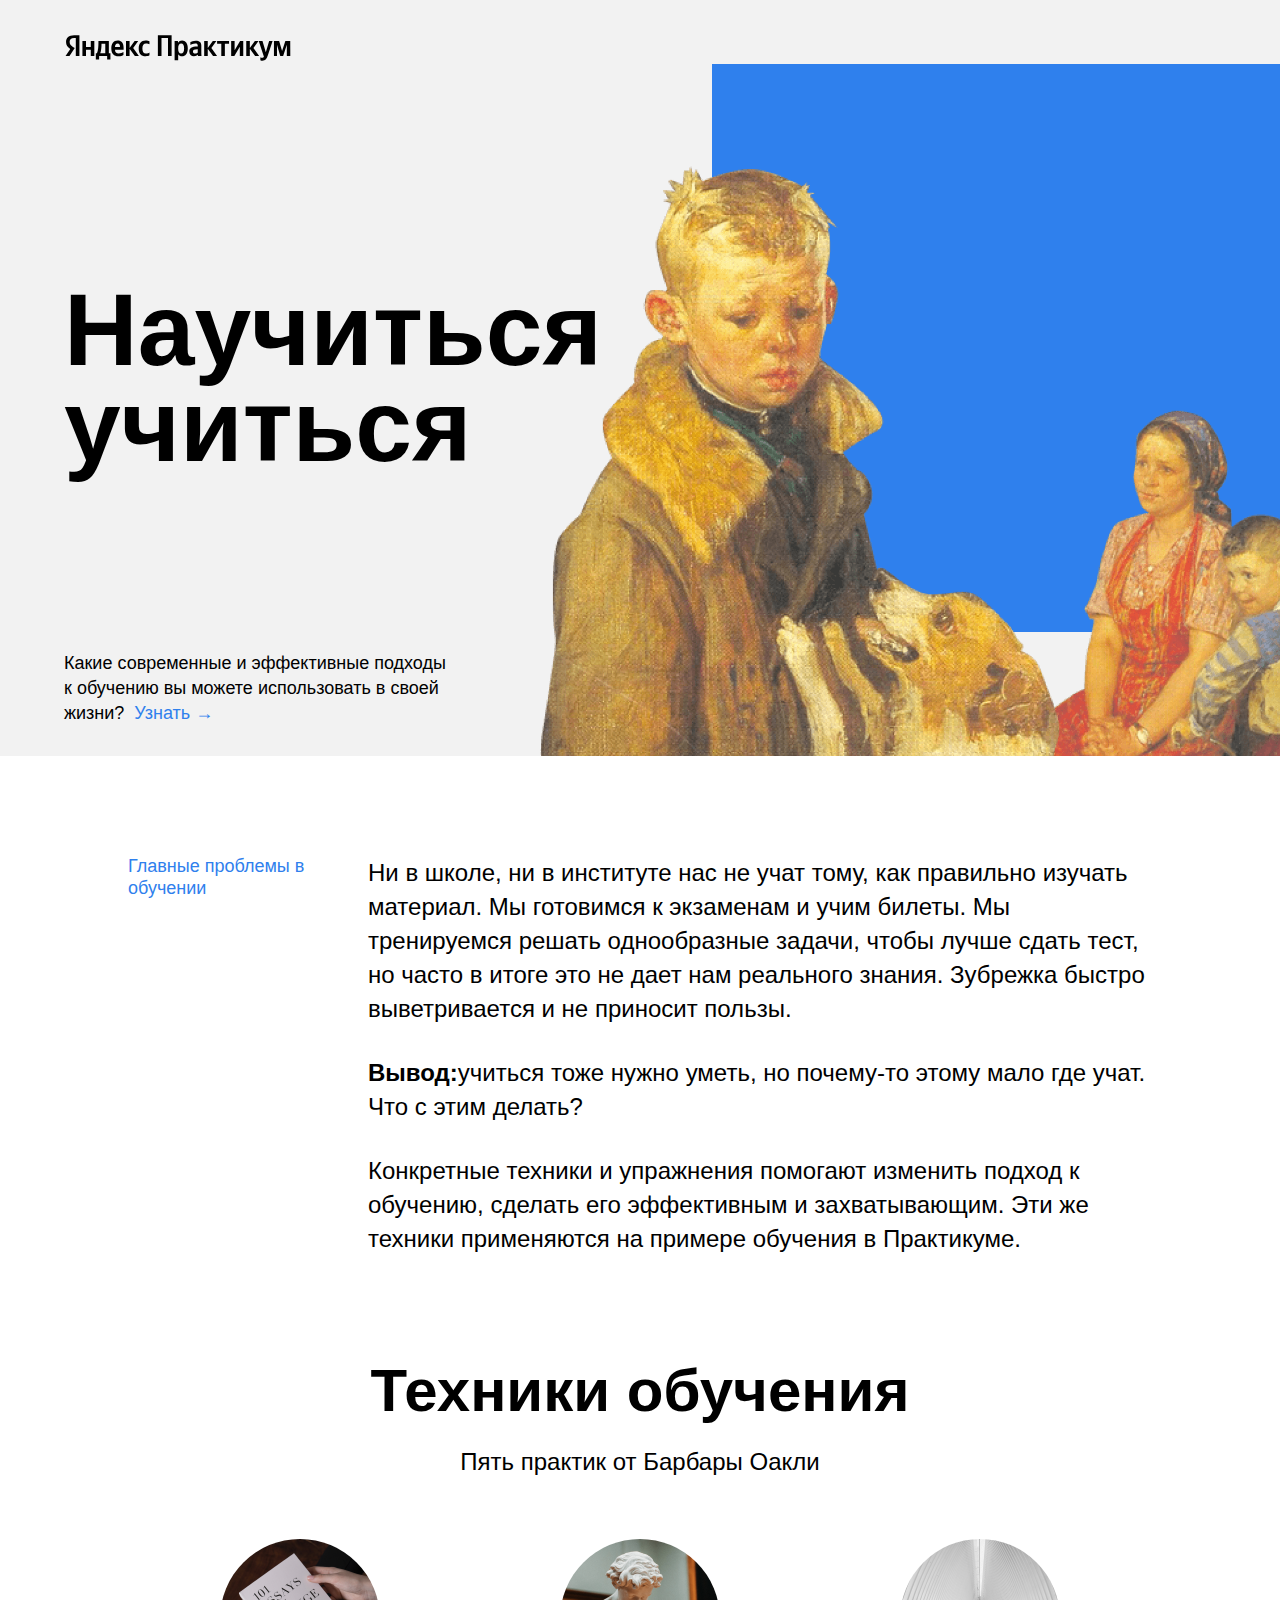
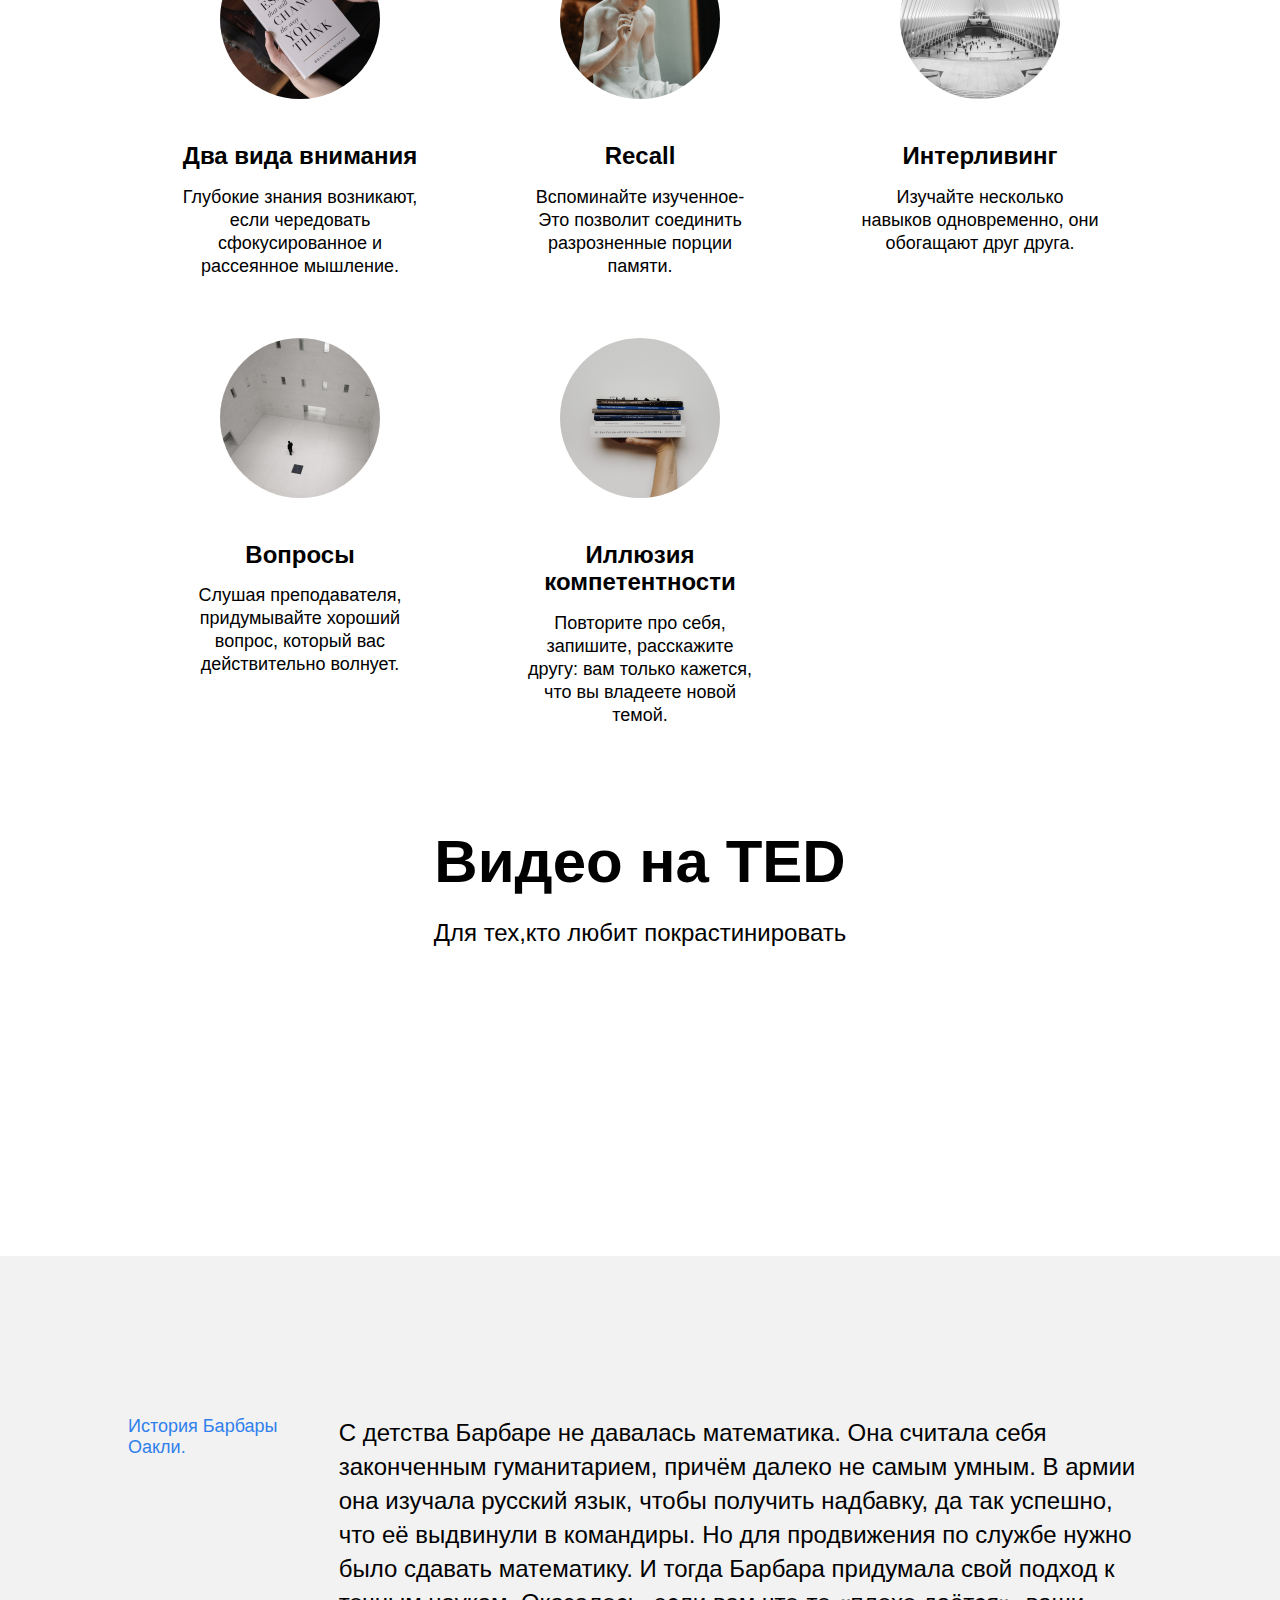
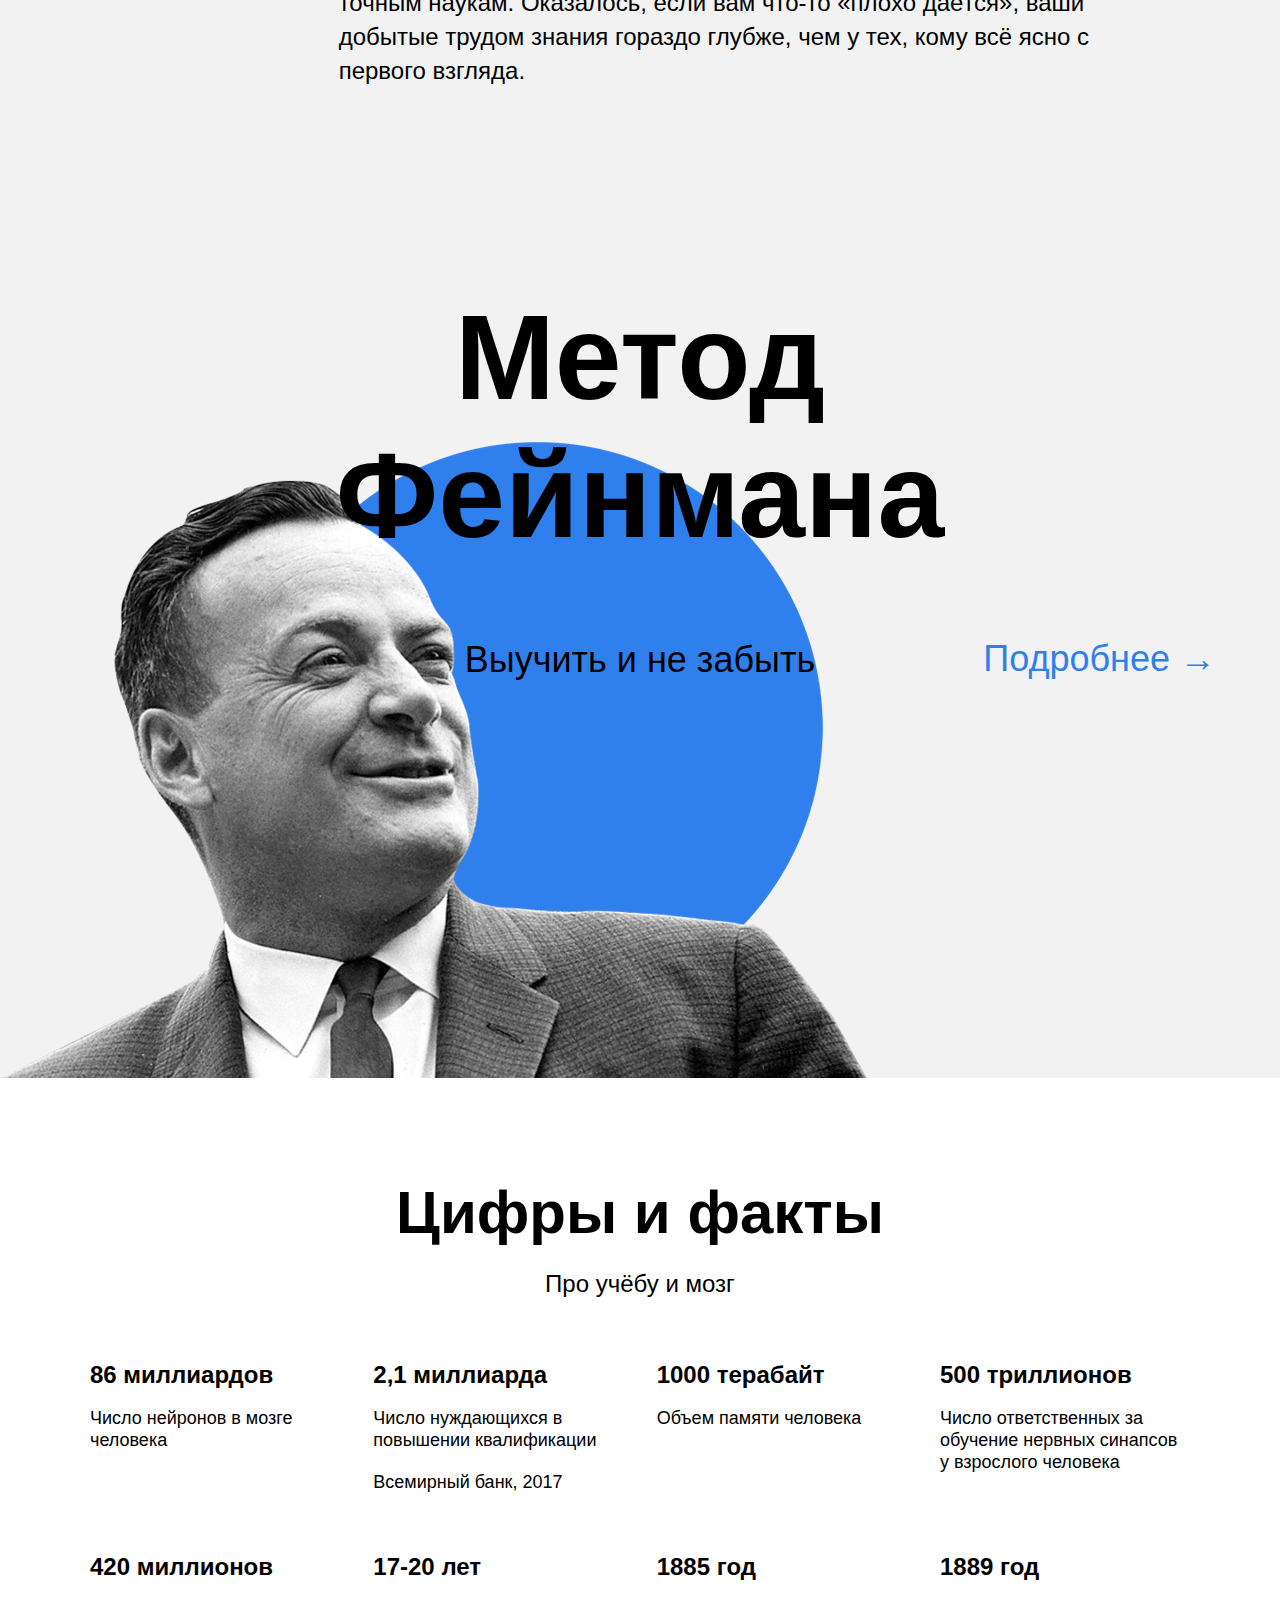
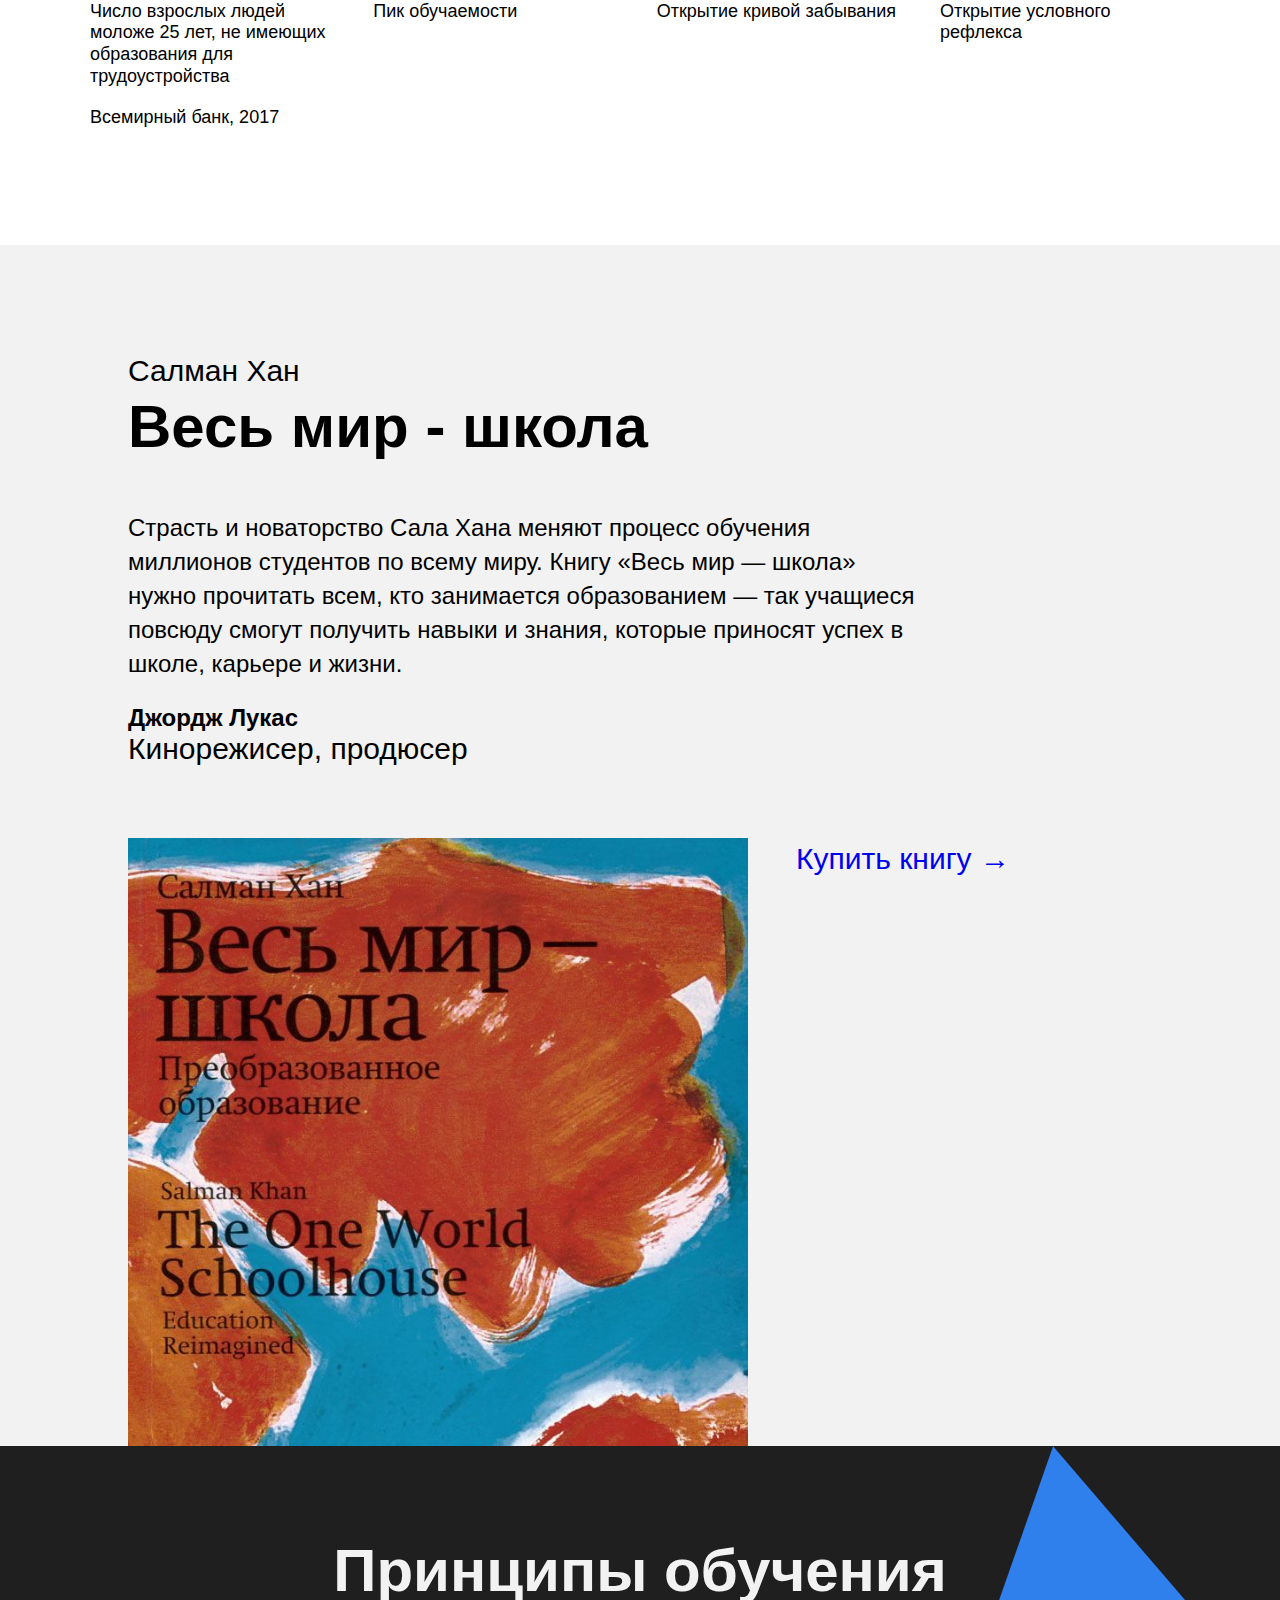
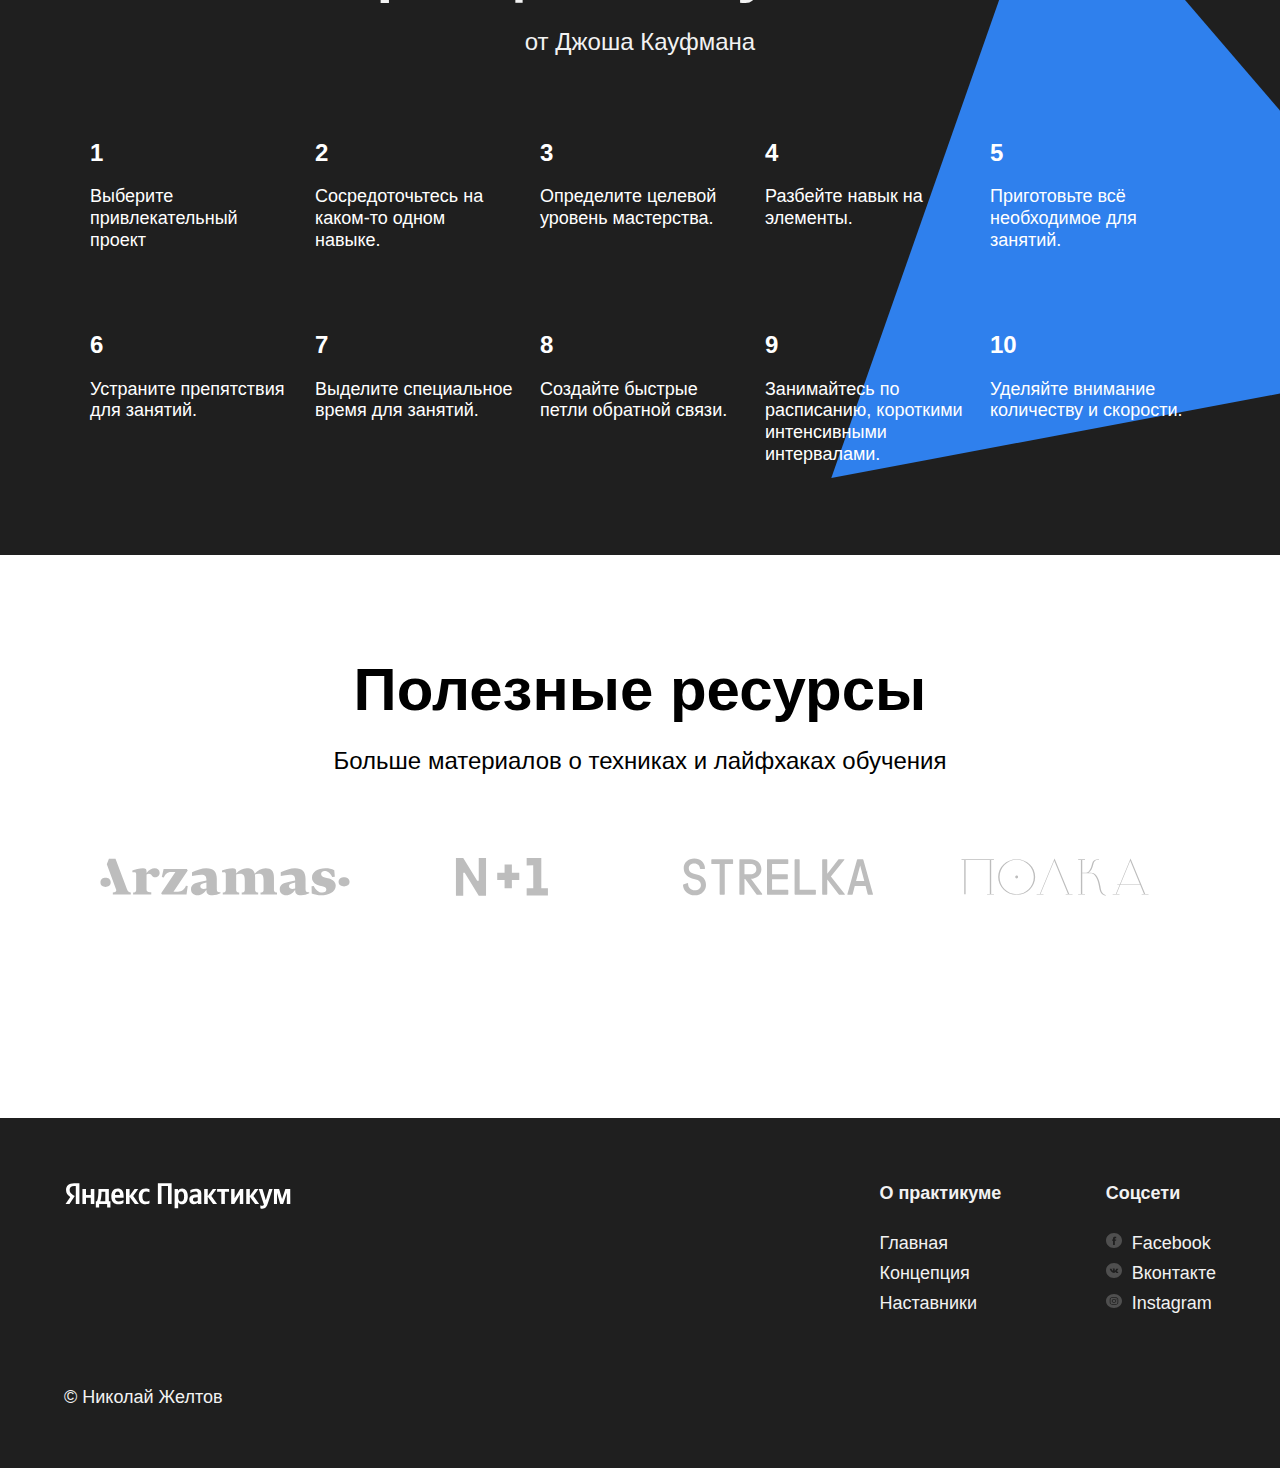
<file: index.html>
<!DOCTYPE html>
<html lang="ru">

<head>
  <meta charset="UTF-8">
  <title>Научиться учиться</title>

  <link rel="stylesheet" href="./styles/index.css">
</head>

<body>
  <div class="page">

    <header class="header">

      <img src="./images/logo_place_header.svg" alt="Яндекс практикум лого" class="logo logo_place_header">
      <h1 class="header__title">Научиться учиться</h1>
      <p class="header__subtitle">Какие современные и эффективные подходы к обучению вы можете использовать в своей
        жизни?
        <a class="header__link link" href="#" target="_blank">Узнать &rarr;</a>
      </p>
      <div class="header__square-pic rotation"></div>
      <img src="./images/two_again.png" alt="Опять двойка" class="header__main-illustration">

    </header>

    <main class="content">

      <section class="description">
        <article class="two-columns">
          <h2 class="two-columns__brief">Главные проблемы в обучении</h2>

          <div class="two-columns__main-text ">
            <p class="two-columns__paragraph">Ни в школе, ни в институте нас не учат тому, как правильно изучать
              материал. Мы готовимся к экзаменам и
              учим билеты. Мы тренируемся решать однообразные задачи, чтобы лучше сдать тест, но часто в итоге это не
              дает нам реального знания. Зубрежка быстро выветривается и не приносит пользы.</p>
            <p class="two-columns__paragraph">
              <span class="two-columns__span-accent">Вывод:</span>учиться тоже нужно уметь, но почему-то этому мало где
              учат. Что с этим делать?
            </p>
            <p class="two-columns__paragraph">Конкретные техники и упражнения помогают изменить подход к обучению,
              сделать его эффективным и
              захватывающим. Эти же техники применяются на примере обучения в Практикуме.</p>
          </div>
        </article>
      </section>

      <section class="techniques">
        <h2 class="section-title">Техники обучения</h2>
        <p class="section-subtitle">Пять практик от Барбары Оакли</p>
        <ul class="cards">
          <li class="cards__item">
            <img src="./images_sprint-2/cards-attention.png" alt="Картинка.Внимание" class="cards__image">
            <h3 class="cards__title">Два вида внимания</h3>
            <p class="cards__description">Глубокие знания возникают, если чередовать сфокусированное и рассеянное
              мышление.</p>
          </li>
          <li class="cards__item">
            <img src="./images_sprint-2/cards-recall.png" alt="Картинка.реколл" class="cards__image">
            <h3 class="cards__title">Recall</h3>
            <p class="cards__description">Вспоминайте изученное- Это позволит соединить разрозненные порции памяти.</p>
          </li>
          <li class="cards__item">
            <img src="./images_sprint-2/cards-interliving.png" alt="Картинка.Интерливинг" class="cards__image">
            <h3 class="cards__title">Интерливинг</h3>
            <p class="cards__description">Изучайте несколько навыков одновременно, они обогащают друг друга.</p>
          </li>
          <li class="cards__item">
            <img src="./images_sprint-2/cards-question.png" alt="Картинка.Вопросы" class="cards__image">
            <h3 class="cards__title">Вопросы</h3>
            <p class="cards__description">Слушая преподавателя, придумывайте хороший вопрос, который вас действительно
              волнует.</p>
          </li>
          <li class="cards__item">
            <img src="./images_sprint-2/cards-competence.png" alt="Картинка.компетентность" class="cards__image">
            <h3 class="cards__title">Иллюзия компетентности</h3>
            <p class="cards__description">Повторите про себя, запишите, расскажите другу: вам только кажется, что вы
              владеете новой темой.</p>

          </li>
        </ul>

      </section>
      <section class="video">
        <h2 class="section-title">Видео на TED</h2>
        <p class="section-subtitle">Для тех,кто любит покрастинировать</p>
        <div class="video__iframes">
          <iframe  src="https://www.youtube.com/embed/0u3bccaRmmg" allowfullscreen
            class="video__iframe">
          </iframe>
          <iframe  src="https://www.youtube.com/embed/J_89IMS5gJQ" allowfullscreen
            class="video__iframe">
          </iframe>
        </div>

      </section>
      <section class="oakley">
        <article class="two-columns">
          <h2 class="two-columns__brief">История Барбары Оакли.</h2>

          <div class="two-columns__main-text ">
            <p class="two-columns__paragraph">С детства Барбаре не давалась математика. Она считала себя законченным
              гуманитарием, причём далеко не самым умным. В армии она изучала русский язык, чтобы получить надбавку, да
              так успешно, что её выдвинули в командиры. Но для продвижения по службе нужно было сдавать математику. И
              тогда Барбара придумала свой подход к точным наукам. Оказалось, если вам что-то «плохо даётся», ваши
              добытые трудом знания гораздо глубже, чем у тех, кому всё ясно с первого взгляда.</p>

          </div>
        </article>

      </section>

      <section class="feynman">
        <h2 class="feynman__title">Метод Фейнмана</h2>
        <p class="feynman__subtitle">Выучить и не забыть</p>
        <a class="feynman__link link" href="#" target="_blank">Подробнее &rarr;</a>

        <img src="./images/feynman.png" class="feynman__picture" alt="Изображение Фейнмана">

      </section>

      <section class="digits">
        <h2 class="section-title">Цифры и факты</h2>
        <p class="section-subtitle">Про учёбу и мозг</p>

        <ul class="table">
          <li class="table__cell">
            <h3 class="table__heading">86 миллиардов</h3>
            <p class="table__text">Число нейронов в мозге человека</p>
          </li>
          <li class="table__cell">
            <h3 class="table__heading">2,1 миллиарда</h3>
            <p class="table__text">Число нуждающихся в повышении квалификации</p>
            <p class="table__text">Всемирный банк, 2017</p>
          </li>
          <li class="table__cell">
            <h3 class="table__heading">1000 терабайт</h3>
            <p class="table__text">Объем памяти человека</p>
          </li>
          <li class="table__cell">
            <h3 class="table__heading">500 триллионов</h3>
            <p class="table__text">Число ответственных за обучение нервных синапсов у взрослого человека</p>
          </li>
          <li class="table__cell">
            <h3 class="table__heading">420 миллионов</h3>
            <p class="table__text">Число взрослых людей моложе 25 лет, не имеющих образования для
              трудоустройства</p>
            <p class="table__text">Всемирный банк, 2017</p>
          </li>
          <li class="table__cell">
            <h3 class="table__heading">17-20 лет</h3>
            <p class="table__text">Пик обучаемости</p>
          </li>
          <li class="table__cell">
            <h3 class="table__heading">1885 год</h3>
            <p class="table__text">Открытие кривой забывания</p>
          </li>
          <li class="table__cell">
            <h3 class="table__heading">1889 год</h3>
            <p class="table__text">Открытие условного рефлекса</p>
          </li>
        </ul>
      </section>
      <section class="khan">


        <div class="khan__container">
          <p class="khan__author">Салман Хан</p>
          <h2 class="khan__title">Весь мир - школа</h2>
          <p class="khan__quote">Страсть и новаторство Сала Хана меняют процесс обучения миллионов студентов по всему
            миру.
            Книгу «Весь мир — школа» нужно прочитать всем, кто занимается образованием — так учащиеся повсюду смогут
            получить навыки и знания, которые приносят успех в школе, карьере и жизни.
          </p>
          <p class="khan__quote-author">Джордж Лукас</p>
          <p class="khan__quote-author-subline">Кинорежисер, продюсер</p>
          <div class="khan__book-container">
            <img src="./images_sprint-2/khan-book.jpg" alt="книга" class="khan__book-pic">
            <a href="#" class="khan__buy-link link">Купить книгу &rarr;</a>
          </div>

        </div>




      </section>

      <section class="kaufman">


        <h2 class="section-title section-title_theme_dark">Принципы обучения</h2>
        <p class="section-subtitle section-subtitle_theme_dark">от Джоша Кауфмана</p>

        <div class="kaufman__triangle rotation">
        </div>
        <div class="table table_theme_dark">
          <div class="table__cell table__cell_theme_dark">
            <h3 class="table__heading table__heading_theme_dark">1</h3>
            <p class="table__text table__text_theme_dark">Выберите привлекательный проект</p>
          </div>
          <div class="table__cell table__cell_theme_dark">
            <h3 class="table__heading table__heading_theme_dark">2</h3>
            <p class="table__text table__text_theme_dark">Сосредоточьтесь на каком-то одном навыке.</p>
          </div>
          <div class="table__cell table__cell_theme_dark">
            <h3 class="table__heading table__heading_theme_dark">3</h3>
            <p class="table__text table__text_theme_dark">Определите целевой уровень мастерства.</p>
          </div>
          <div class="table__cell table__cell_theme_dark">
            <h3 class="table__heading table__heading_theme_dark">4</h3>
            <p class="table__text table__text_theme_dark">Разбейте навык на элементы.</p>
          </div>
          <div class="table__cell table__cell_theme_dark">
            <h3 class="table__heading table__heading_theme_dark">5</h3>
            <p class="table__text table__text_theme_dark">Приготовьте всё необходимое для занятий.</p>
          </div>
          <div class="table__cell table__cell_theme_dark">
            <h3 class="table__heading table__heading_theme_dark">6</h3>
            <p class="table__text table__text_theme_dark">Устраните препятствия для занятий.</p>
          </div>
          <div class="table__cell table__cell_theme_dark">
            <h3 class="table__heading table__heading_theme_dark">7</h3>
            <p class="table__text table__text_theme_dark">Выделите специальное время для занятий.</p>
          </div>
          <div class="table__cell table__cell_theme_dark">
            <h3 class="table__heading table__heading_theme_dark">8</h3>
            <p class="table__text table__text_theme_dark">Создайте быстрые петли обратной связи.</p>
          </div>
          <div class="table__cell table__cell_theme_dark">
            <h3 class="table__heading table__heading_theme_dark">9</h3>
            <p class="table__text table__text_theme_dark">Занимайтесь по расписанию, короткими интенсивными интервалами.
            </p>
          </div>
          <div class="table__cell table__cell_theme_dark">
            <h3 class="table__heading table__heading_theme_dark">10</h3>
            <p class="table__text table__text_theme_dark">Уделяйте внимание количеству и скорости.</p>
          </div>
        </div>
      </section>
      <section class="resources">
        <h2 class="section-title">Полезные ресурсы</h2>
        <p class="section-subtitle">Больше материалов о техниках и лайфхаках обучения</p>
        <div class="resources__logo-zone">
          <a class="resources__link link" href="#"><img src="./images_sprint-2/logo/resources-arzamas.svg" alt="арзамас"
              class="resources__logo"></a>
          <a class="resources__link link" href="#"><img src="./images_sprint-2/logo/resources-n1.svg" alt="Н+1"
              class="resources__logo"></a>
          <a class="resources__link link" href="#"><img src="images_sprint-2/logo/resources-strelka.svg" alt="стрелка"
              class="resources__logo"></a>
          <a class="resources__link link" href="#"><img src="./images_sprint-2/logo/resources-polka.svg" alt="полька"
              class="resources__logo"></a>
        </div>


      </section>
    </main>

    <footer class="footer">
      <div class="footer__columns">
        <div class="footer__column footer__column_content_copyright">
          <img src="./images/logo_place_footer.svg" alt="Яндекс практикум лого" class="logo logo_place_footer">
          <p class="footer__author">&copy; Николай Желтов</p>
        </div>
        <div class="footer__column footer__column_content_info">
          <h3 class="footer__column-heading">О практикуме</h3>
          <nav class="footer__column-links">
            <a class="footer__column-link link" href="#">Главная</a>
            <a class="footer__column-link link" href="#">Концепция</a>
            <a class="footer__column-link link" href="#">Наставники</a>
          </nav>
        </div>
        <div class="footer__column footer__column_content_social">
          <h3 class="footer__column-heading">Соцсети</h3>
          <nav class="footer__column-links">
            <a href="#" target="_blank" class=" footer__column-link link"><img src="./images/facebook_color_white.svg"
                class="footer__social-icon" alt="Фейсбук иконка">Facebook</a>
            <a href="#" target="_blank" class=" footer__column-link link"><img src="./images/vk_color_white.svg"
                class="footer__social-icon" alt="Вконтакте иконка">Вконтакте</a>
            <a href="#" target="_blank" class=" footer__column-link link"><img src="./images/instagram_color_white.svg"
                class="footer__social-icon" alt="Инстаграмм иконка">Instagram</a>
          </nav>
        </div>
      </div>
    </footer>
  </div>
</body>

</html>
</file>
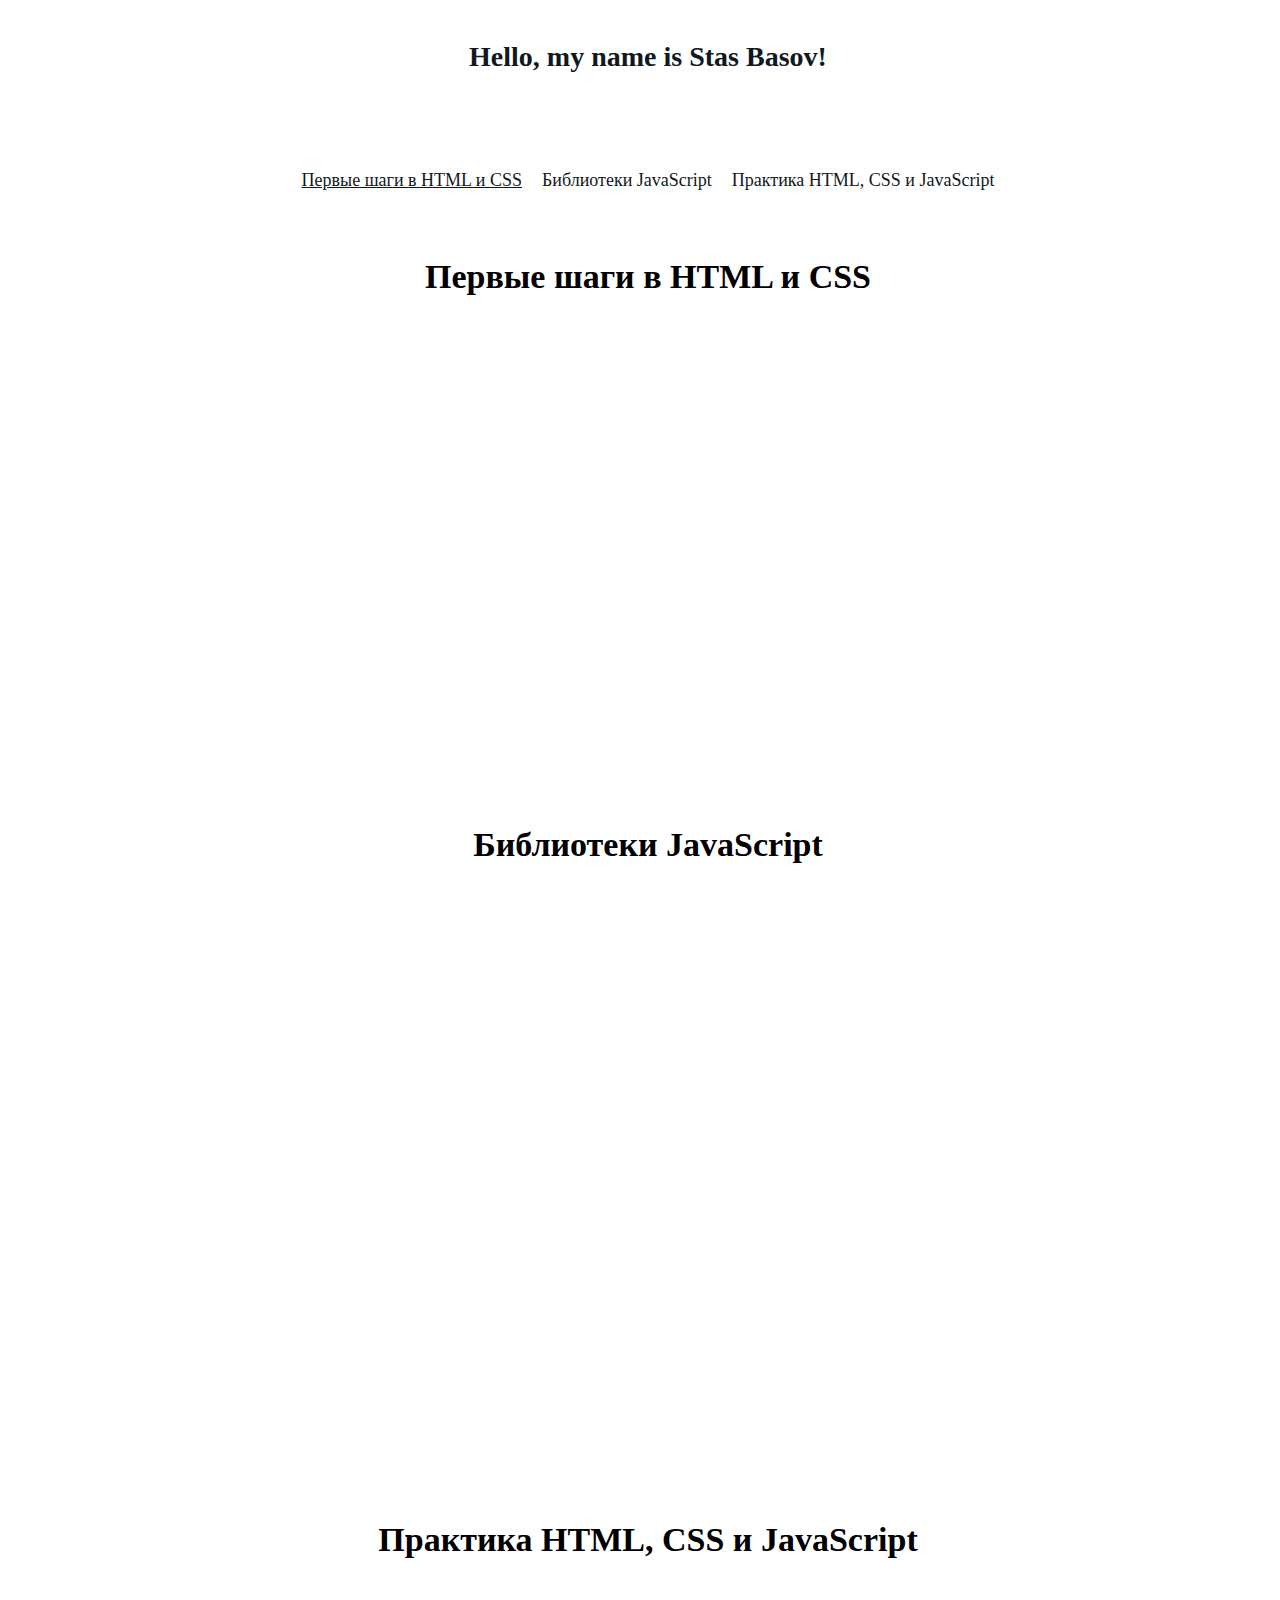
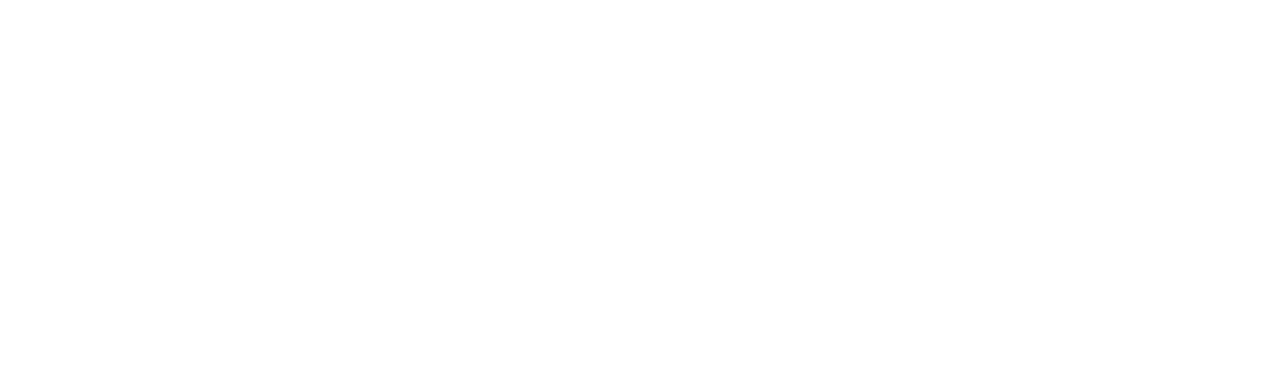
<file: git 2.html>
<!DOCTYPE html>
<html lang="ru">
<head>
  <meta charset="UTF-8">
  <link rel="stylesheet" href="https://code.s3.yandex.net/web-code/normalize.css">
  <link rel="stylesheet" href="style.css">
  <title>Портфолио</title>
  <meta name="viewport" content="width=device-width, initial-scale=1">
  <meta name="description" content="портфолио Стас Басов на Яндекс Практикуме">
  <meta name="keywords" content="html, css, javascript">
  <meta name="author" content="Стас Басов">
</head>
<body class="page">
  <header class="header centered-block">
    <h1 class="centered-block"><a href="#" class="header__link" lang="en">Stas Basov</a></h1>
  </header>
  <nav class="menu centered-block page__menu">
    <a href="#beginner" class="menu__link menu__link_active">Первые шаги в HTML и CSS</a>
    <a href="#frameworks" class="menu__link">Библиотеки JavaScript</a>
    <a href="#practice" class="menu__link">Практика HTML, CSS и JavaScript</a>
  </nav>
  <main class="content centered-block">
    <section id="beginner">
      <h2 class="content__title">Первые шаги в HTML и CSS</h2>
      <ul class="flex-row list flex-row_space_bottom">
        <li class="project project_name_music-album project_width_l project_height_l">
          <a href="#" class="project__overlay">Обложка музыкального альбома</a>
        </li>
        <li class="project project_name_design-principles project_width_l project_height_l">
          <a href="#" class="project__overlay">Посадочная страница</a>
        </li>
      </ul>
    </section>
    <section id="frameworks">
      <h2 class="content__title">Библиотеки JavaScript</h2>
      <div class="flex-row flex-row_reversed flex-row_space_bottom">
        <div class="flex-column flex-column_reversed">
          <div class="project project_width_l project_height_s">
            <video class="project__video" src="https://code.s3.yandex.net/web-code/like.mp4" autoplay muted loop></video>
          </div>
          <ul class="flex-row list">
            <li class="project project_name_slider project_width_m project_height_m">
              <a href="#" class="project__overlay">Слайдер</a>
            </li>
            <li class="project project_name_reactive project_width_m project_height_m">
              <a href="#" class="project__overlay">React, Vue, Angular</a>
            </li>
          </ul>
        </div>
        <div class="project project_width_l project_height_xl">
          <video class="project__video" src="https://code.s3.yandex.net/web-code/procrastinate.mov" autoplay muted loop></video>
        </div>
      </div>
    </section>
    <section id="practice">
      <h2 class="content__title">Практика HTML, CSS и JavaScript</h2>
      <ul class="flex-row list">
        <li class="project project_name_how-to-study project_width_m project_height_m">
          <a href="#" class="project__overlay">CSS-анимации</a>
        </li>
        <li class="project project_name_across-russia project_width_l project_height_m">
          <a href="#" class="project__overlay">Адаптивная вёрстка</a>
        </li>
        <li class="project project_name_mesto project_width_m project_height_m">
          <a href="#" class="project__overlay">Приложение на JavaScript</a>
        </li>
      </ul>
    </section>
  </main>
  <footer class="footer centered-block">
    <div class="footer__logo"></div>
  </footer>
</body>
</html>
</file>
<file: style.css>
.page {
  font-family: 'Cormorant Garamond';
}

.page__menu {
  margin: 40px auto;
}

.list {
  list-style: none;
  padding: 0;
  margin: 0;
}

.centered-block {
  margin: auto;
}

.header {
  height: 95px;
  display: flex;
  max-width: 1330px;
	min-width: 1280px;
}

.header__link {
  font-size: 28px;
  text-decoration: none;
  color: #10191E;
}

.header__link::after {
  content: "!";
}

.header__link[lang="ru"]::before {
  content: 'Привет, меня зовут ';
}

.header__link[lang="en"]::before {
  content: 'Hello, my name is ';
}

.header__link[lang="fr"]::before {
  content: 'Bonjour, je suis ';
}

.menu {
  display: flex;
  justify-content: center;
  min-height: 75px;
  align-items: center;
  flex-wrap: wrap;
  max-width: 1330px;
	min-width: 1280px;
	margin: 40px auto;
}

.menu__link {
  font-size: 18px;
  text-decoration: none;
  color: #10191E;
  margin-right: 20px;
}

.menu__link:last-of-type {
  margin-right: 0;
}

.menu__link_active {
  text-decoration: underline;
}

.content {
	max-width: 1330px;
	min-width: 1280px;
}

.content__title {
  font-size: 34px;
  margin: 0 0 40px;
  text-align: center;
}

.flex-row {
  display: flex;
  justify-content: space-between;
  flex-wrap: wrap;
}

.flex-row_reversed {
  flex-direction: row-reverse;
}

.flex-row_space_bottom {
  margin-bottom: 60px;
}

.flex-column {
  display: flex;
  justify-content: space-between;
}

.flex-column_reversed {
  flex-direction: column-reverse;
}

.project {
  background-position: center;
  background-size: cover;
}

.project_width_l {
  width: 636px;
}

.project_width_m {
  width: 306px;
}

.project_height_xl {
  height: 557px;
}

.project_height_l {
  height: 430px;
}

.project_height_m {
  height: 290px;
}

.project_height_s {
  height: 240px;
}

.project_name_music-album {
  background-image: url(https://code.s3.yandex.net/web-code/album.png);
}

.project_name_design-principles {
  background-image: url(https://code.s3.yandex.net/web-code/design.png);
}

.project_name_slider {
  background-image: url(https://code.s3.yandex.net/web-code/slider.gif);
}

.project_name_reactive {
  background-image: url(https://code.s3.yandex.net/web-code/reactive.gif);
}

.project_name_how-to-study {
  background-image: url(https://code.s3.yandex.net/web-code/how-to-study.png);
  order: 3;
}

.project_name_across-russia {
  background-image: url(https://code.s3.yandex.net/web-code/across-russia.png);
  order: 2;
}

.project_name_mesto {
  background-image: url(https://code.s3.yandex.net/web-code/mesto.png);
  order: 1;
}

.project__overlay {
  background-color: rgba(0, 0, 100, .8);
  height: 100%;
  width: 100%;
  display: flex;
  justify-content: center;
  align-items: center;
  text-decoration: none;
  color: white;
  text-transform: uppercase;
  font-size: 30px;
  text-align: center;
  box-sizing: border-box;
  padding: 20px;
  opacity: 0;
}

.project__overlay:hover {
  opacity: 1;
}

.project__video {
  width: 100%;
  height: 100%;
  object-fit: cover;
}

.footer {
  height: 95px;
	display: flex;
  justify-content: center;
  max-width: 1330px;
	min-width: 1280px;
}

.footer__logo {
  width: 145px;
  height: 25px;
  background-image: url(https://pictures.s3.yandex.net/logo_black.png);
  background-size: contain;
  background-repeat: no-repeat;
  background-position: center;
  align-self: center;
}
</file>
<file: styles/index.css>
@import url(../vendor/normalize.css);
@import url(../blocks/page/page.css);
@import url(../blocks/cards/cards.css);
@import url(../blocks/cards/__title/cards__title.css);
@import url(../blocks/cards/__item/cards__item.css);
@import url(../blocks/cards/__description/cards__description.css);
@import url(../blocks/cards/__image/cards__image.css);
@import url(../blocks/header/header.css);
@import url(../blocks/header/__main-illustration/header__main-illustration.css);
@import url(../blocks/header/__square-pic/header__square-pic.css);
@import url(../blocks/header/__subtitle/header__subtitle.css);
@import url(../blocks/header/__title/header__title.css);
@import url(../blocks/header/__link/header__link.css);
@import url(../blocks/logo/logo.css);
@import url(../blocks/logo/_place/_place_footer/logo_place_footer.css);
@import url(../blocks/logo/_place/_place_header/logo_place_header.css);
@import url(../blocks/two-columns/two-columns.css);
@import url(../blocks/two-columns/__brief/two-columns__brief.css);
@import url(../blocks/two-columns/__main-text/two-columns__main-text.css);
@import url(../blocks/two-columns/__paragraph/two-columns__paragraph.css);
@import url(../blocks/two-columns/__span-accent/two-columns__span-accent.css);
@import url(../blocks/description/description.css);
@import url(../blocks/digits/digits.css);
@import url(../blocks/section-subtitle/section-subtitle.css);
@import url(../blocks/section-subtitle/_theme/section-subtitle_theme_dark.css);
@import url(../blocks/section-title/section-title.css);
@import url(../blocks/section-title/_theme/section-title_theme_dark.css);
@import url(../blocks/table/table.css);
@import url(../blocks/table/__cell/table__cell.css);
@import url(../blocks/table/__cell/_theme/table__cell_theme_dark.css);
@import url(../blocks/table/__heading/table__heading.css);
@import url(../blocks/table/__text/table__text.css);
@import url(../blocks/feynman/feynman.css);
@import url(../blocks/feynman/__link/feynman__link.css);
@import url(../blocks/feynman/__picture/feynman__picture.css);
@import url(../blocks/feynman/__subtitle/feynman__subtitle.css);
@import url(../blocks/feynman/__title/feynman__title.css);
@import url(../blocks/kaufman/kaufman.css);
@import url(../blocks/kaufman/__triangle/kaufman__triangle.css);
@import url(../blocks/footer/footer.css);
@import url(../blocks/footer/__author/footer__author.css);
@import url(../blocks/footer/__column-heading/footer__column-heading.css);
@import url(../blocks/footer/__column-link/footer__column-link.css);
@import url(../blocks/footer/__column-links/footer__column-links.css);
@import url(../blocks/footer/__column/footer__column.css);
@import url(../blocks/footer/__column/_content/footer__column_content_copyright.css);
@import url(../blocks/footer/__column/_content/footer__column_content_info.css);
@import url(../blocks/footer/__column/_content/footer__column_content_social.css);
@import url(../blocks/footer/__columns/footer__columns.css);
@import url(../blocks/footer/__social-icon/footer__social-icon.css);
@import url(../blocks/techniques/techniques.css);
@import url(../blocks/video/video.css);
@import url(../blocks/video/__iframes/video__iframes.css);
@import url(../blocks/video/__iframe/video__iframe.css);
@import url(../blocks/oakley/oakley.css);
@import url(../blocks/khan/khan.css);
@import url(../blocks/khan/__container/khan__container.css);
@import url(../blocks/khan/__author/khan__author.css);
@import url(../blocks/khan/__book-container/khan__book-container.css);
@import url(../blocks/khan/__book-pic/khan__book-pic.css);
@import url(../blocks/khan/__buy-link/khan__buy-link.css);
@import url(../blocks/khan/__quote-author-subline/khan__quote-author-subline.css);
@import url(../blocks/khan/__quote-author/khan__quote-author.css);
@import url(../blocks/khan/__quote/khan__quote.css);
@import url(../blocks/khan/__title/khan__title.css);
@import url(../blocks/resources/resources.css);
@import url(../blocks/resources/__link/resources__link.css);
@import url(../blocks/resources/__logo-zone/resources__logo-zone.css);
@import url(../blocks/resources/__logo/resources__logo.css);
@import url(../blocks/rotation/rotation.css);
</file>
